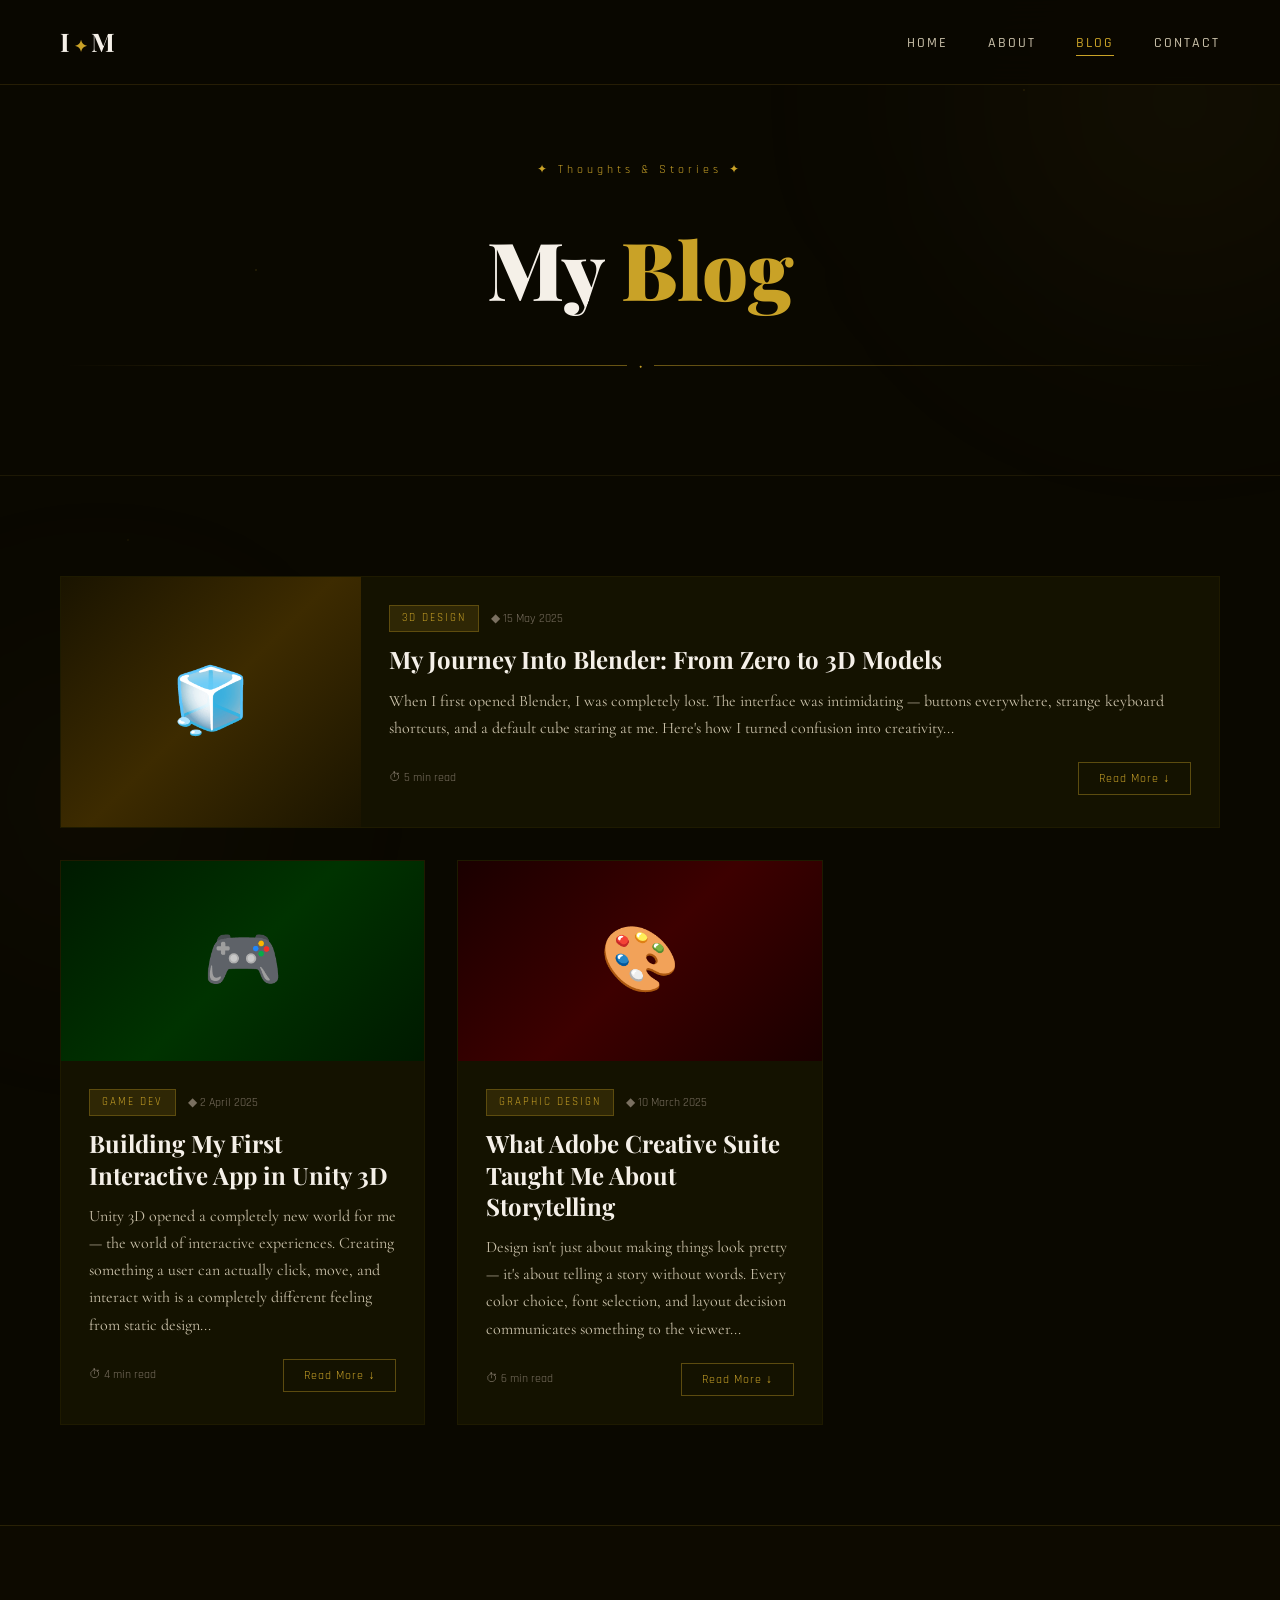
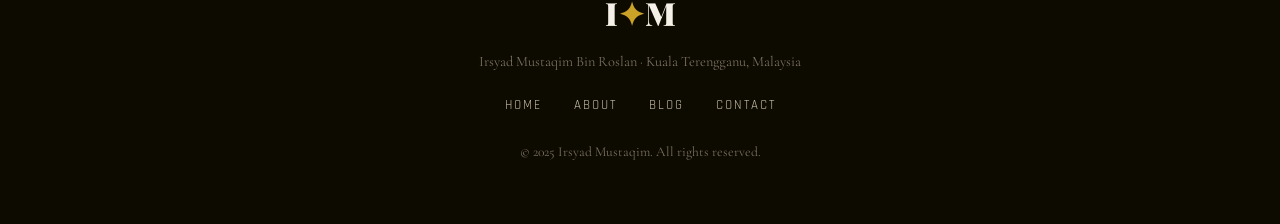
<file: blog.html>
<!DOCTYPE html>
<html lang="en">
<head>
  <meta charset="UTF-8" />
  <meta name="viewport" content="width=device-width, initial-scale=1.0"/>
  <title>Blog | Irsyad Mustaqim</title>
  <link href="https://fonts.googleapis.com/css2?family=Playfair+Display:ital,wght@0,400;0,700;0,900;1,400&family=Cormorant+Garamond:wght@300;400;500&family=Rajdhani:wght@300;400;500;600;700&display=swap" rel="stylesheet">
  <link rel="stylesheet" href="style.css">
</head>
<body>

  <div class="bg-particles" id="particles"></div>
  <div class="gold-gradient-orb orb1"></div>
  <div class="gold-gradient-orb orb2"></div>

  <nav class="navbar">
    <div class="nav-logo">
      <span class="logo-letter">I</span><span class="logo-dot">✦</span><span class="logo-letter">M</span>
    </div>
    <ul class="nav-links">
      <li><a href="index.html" class="nav-link">Home</a></li>
      <li><a href="about.html" class="nav-link">About</a></li>
      <li><a href="blog.html" class="nav-link active">Blog</a></li>
      <li><a href="contact.html" class="nav-link">Contact</a></li>
    </ul>
    <div class="hamburger" id="hamburger">
      <span></span><span></span><span></span>
    </div>
  </nav>

  <section class="page-hero">
    <p class="hero-eyebrow">✦ Thoughts & Stories ✦</p>
    <h1 class="page-title">My <span class="gold-text">Blog</span></h1>
    <div class="hero-divider"><span></span><span class="diamond">◆</span><span></span></div>
  </section>

  <!-- BLOG POSTS -->
  <section class="blog-section">
    <div class="blog-grid">

      <!-- Post 1 - Featured -->
      <article class="blog-card featured-post">
        <div class="blog-card-img" style="background: linear-gradient(135deg, #1a1400 0%, #3d2b00 50%, #1a1400 100%);">
          <div class="blog-card-emoji">🧊</div>
        </div>
        <div class="blog-card-body">
          <div class="blog-meta">
            <span class="blog-tag">3D Design</span>
            <span class="blog-date">◆ 15 May 2025</span>
          </div>
          <h2 class="blog-title">My Journey Into Blender: From Zero to 3D Models</h2>
          <p class="blog-excerpt">When I first opened Blender, I was completely lost. The interface was intimidating — buttons everywhere, strange keyboard shortcuts, and a default cube staring at me. Here's how I turned confusion into creativity...</p>
          <div class="blog-footer">
            <span class="read-time">⏱ 5 min read</span>
            <button class="read-more-btn" onclick="togglePost('post1')">Read More ↓</button>
          </div>
          <div class="blog-full" id="post1" style="display:none">
            <p>Starting with Blender felt overwhelming, but I quickly learned that every expert was once a beginner. My first project was a simple coffee cup — basic geometry, but it taught me the fundamentals of mesh editing, materials, and lighting.</p>
            <p>I spent hours on YouTube tutorials and UniSZA lab sessions, slowly understanding how to manipulate vertices, edges, and faces. The "G" key to grab, "R" to rotate, "S" to scale — these shortcuts became second nature.</p>
            <p>My biggest breakthrough came when I rendered my first 3D scene with realistic lighting. That moment of seeing a flat mesh transform into something that looked three-dimensional and real — it was addictive. Now I use Blender for every academic project that requires visual representation.</p>
            <p><strong class="gold-text">Tips for Blender beginners:</strong> Start with the donut tutorial by Blender Guru, practice shortcuts daily, and don't be afraid to make mistakes — that's how you learn.</p>
          </div>
        </div>
      </article>

      <!-- Post 2 -->
      <article class="blog-card">
        <div class="blog-card-img" style="background: linear-gradient(135deg, #001a00 0%, #003300 50%, #001a00 100%);">
          <div class="blog-card-emoji">🎮</div>
        </div>
        <div class="blog-card-body">
          <div class="blog-meta">
            <span class="blog-tag">Game Dev</span>
            <span class="blog-date">◆ 2 April 2025</span>
          </div>
          <h2 class="blog-title">Building My First Interactive App in Unity 3D</h2>
          <p class="blog-excerpt">Unity 3D opened a completely new world for me — the world of interactive experiences. Creating something a user can actually click, move, and interact with is a completely different feeling from static design...</p>
          <div class="blog-footer">
            <span class="read-time">⏱ 4 min read</span>
            <button class="read-more-btn" onclick="togglePost('post2')">Read More ↓</button>
          </div>
          <div class="blog-full" id="post2" style="display:none">
            <p>My introduction to Unity 3D was through my multimedia courseware Final Year Project. The goal was to create an interactive educational application — and Unity was the perfect tool for it.</p>
            <p>I learned C# basics to write simple scripts: button interactions, scene transitions, and basic animations. The concept of GameObjects and Components was confusing at first, but once it clicked, everything made sense.</p>
            <p>The most rewarding part was seeing someone actually use my app and navigate through it. That user-first thinking changed how I approach all my projects now.</p>
            <p><strong class="gold-text">What I learned:</strong> User experience matters more than fancy features. Simple, clean interactions always win.</p>
          </div>
        </div>
      </article>

      <!-- Post 3 -->
      <article class="blog-card">
        <div class="blog-card-img" style="background: linear-gradient(135deg, #1a0000 0%, #3d0000 50%, #1a0000 100%);">
          <div class="blog-card-emoji">🎨</div>
        </div>
        <div class="blog-card-body">
          <div class="blog-meta">
            <span class="blog-tag">Graphic Design</span>
            <span class="blog-date">◆ 10 March 2025</span>
          </div>
          <h2 class="blog-title">What Adobe Creative Suite Taught Me About Storytelling</h2>
          <p class="blog-excerpt">Design isn't just about making things look pretty — it's about telling a story without words. Every color choice, font selection, and layout decision communicates something to the viewer...</p>
          <div class="blog-footer">
            <span class="read-time">⏱ 6 min read</span>
            <button class="read-more-btn" onclick="togglePost('post3')">Read More ↓</button>
          </div>
          <div class="blog-full" id="post3" style="display:none">
            <p>Working with Photoshop, Illustrator, and InDesign has fundamentally changed how I see the world around me. I now notice kerning in restaurant menus, hierarchy in billboard designs, and color psychology in brand logos.</p>
            <p>Designing posters for academic events taught me to ask: Who is the audience? What is the ONE message they must take away? How do I guide their eye through the composition?</p>
            <p>My favorite Adobe tool is Illustrator — vector graphics that scale infinitely and the pen tool that, once mastered, feels like a superpower. I've used it to create logos, infographics, and complete visual identity systems.</p>
            <p><strong class="gold-text">Design principle I live by:</strong> Less is more. Every element must earn its place in the design.</p>
          </div>
        </div>
      </article>

    </div>
  </section>

  <footer class="footer">
    <div class="footer-logo">I<span class="gold-text">✦</span>M</div>
    <p class="footer-tagline">Irsyad Mustaqim Bin Roslan · Kuala Terengganu, Malaysia</p>
    <div class="footer-links">
      <a href="index.html">Home</a>
      <a href="about.html">About</a>
      <a href="blog.html">Blog</a>
      <a href="contact.html">Contact</a>
    </div>
    <p class="footer-copy">© 2025 Irsyad Mustaqim. All rights reserved.</p>
  </footer>

  <script src="main.js"></script>
  <script>
    function togglePost(id) {
      const el = document.getElementById(id);
      const btn = el.previousElementSibling.querySelector('.read-more-btn');
      if (el.style.display === 'none') {
        el.style.display = 'block';
        btn.textContent = 'Read Less ↑';
      } else {
        el.style.display = 'none';
        btn.textContent = 'Read More ↓';
      }
    }
  </script>
</body>
</html>
</file>
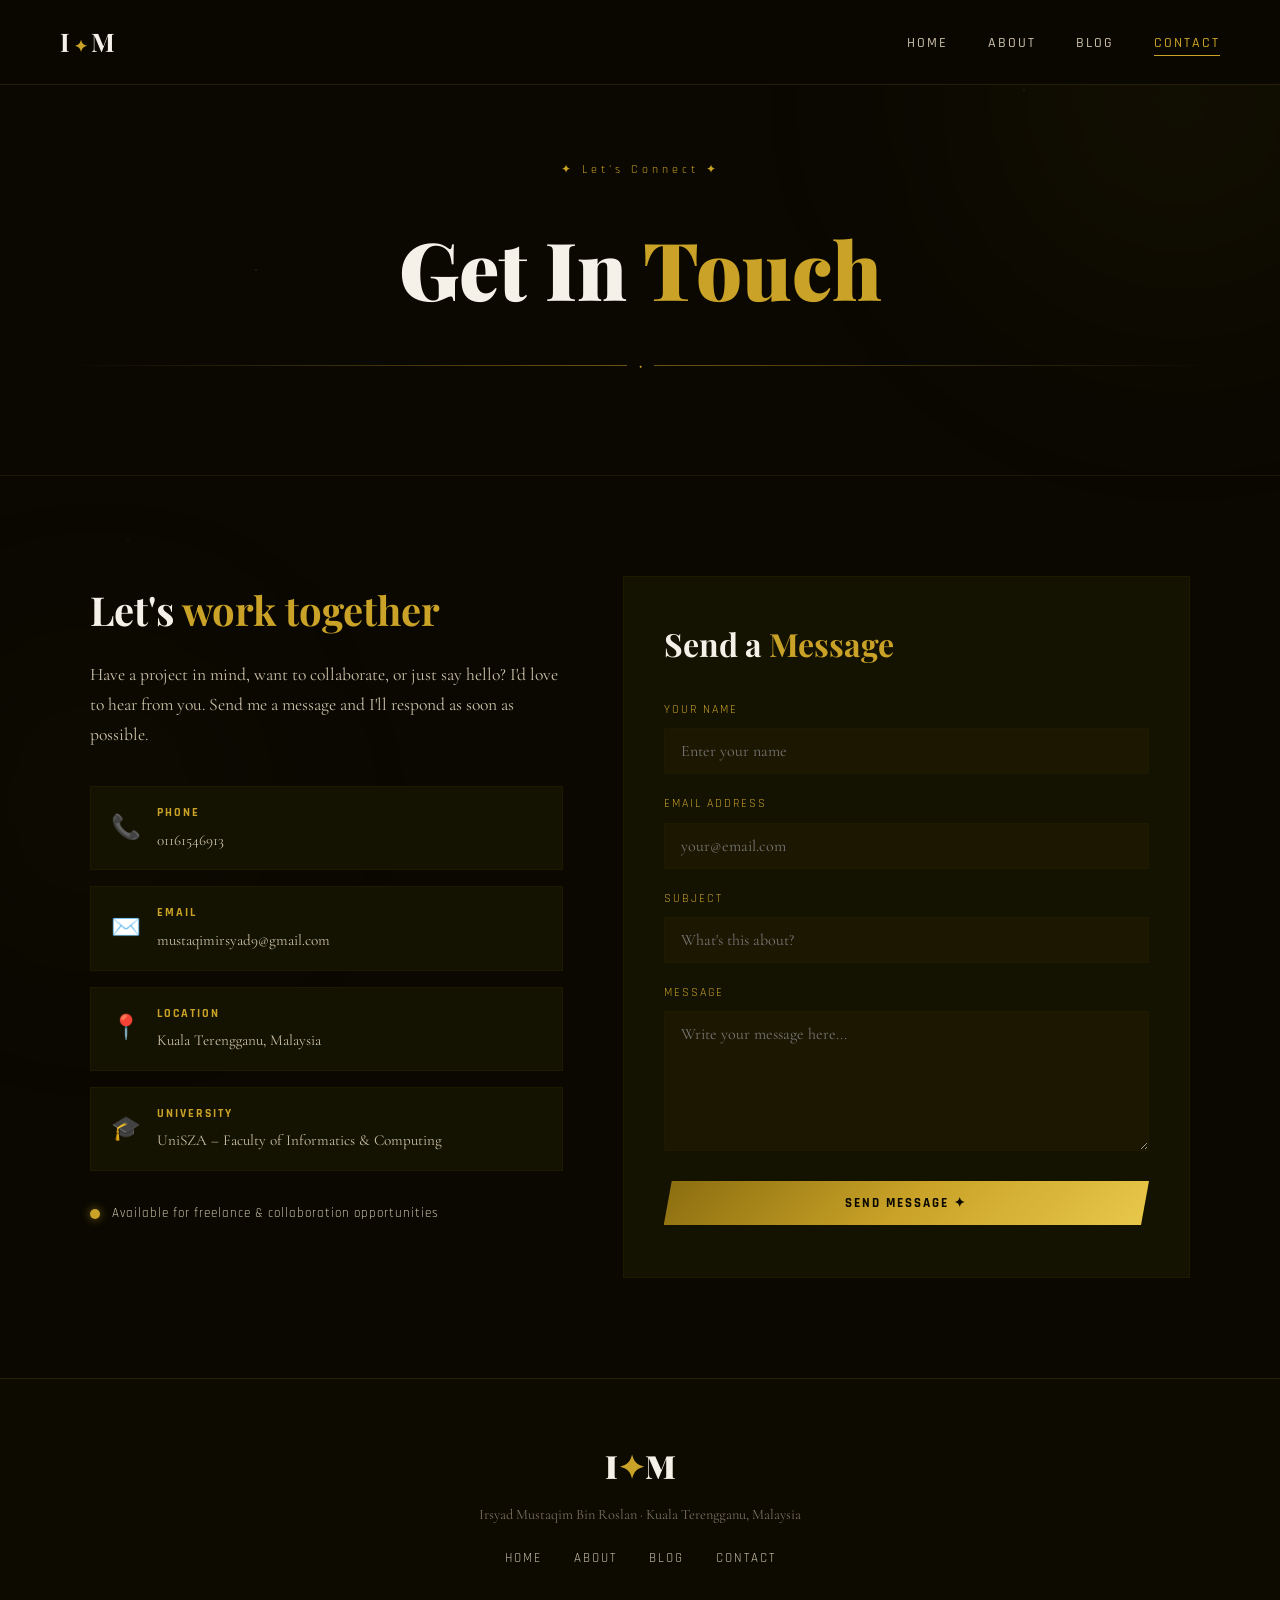
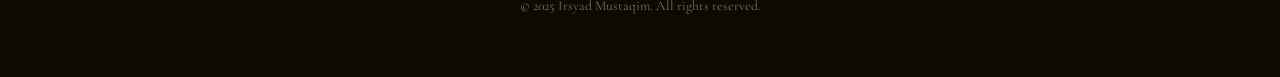
<file: contact.html>
<!DOCTYPE html>
<html lang="en">
<head>
  <meta charset="UTF-8" />
  <meta name="viewport" content="width=device-width, initial-scale=1.0"/>
  <title>Contact | Irsyad Mustaqim</title>
  <link href="https://fonts.googleapis.com/css2?family=Playfair+Display:ital,wght@0,400;0,700;0,900;1,400&family=Cormorant+Garamond:wght@300;400;500&family=Rajdhani:wght@300;400;500;600;700&display=swap" rel="stylesheet">
  <link rel="stylesheet" href="style.css">
</head>
<body>

  <div class="bg-particles" id="particles"></div>
  <div class="gold-gradient-orb orb1"></div>
  <div class="gold-gradient-orb orb2"></div>

  <nav class="navbar">
    <div class="nav-logo">
      <span class="logo-letter">I</span><span class="logo-dot">✦</span><span class="logo-letter">M</span>
    </div>
    <ul class="nav-links">
      <li><a href="index.html" class="nav-link">Home</a></li>
      <li><a href="about.html" class="nav-link">About</a></li>
      <li><a href="blog.html" class="nav-link">Blog</a></li>
      <li><a href="contact.html" class="nav-link active">Contact</a></li>
    </ul>
    <div class="hamburger" id="hamburger">
      <span></span><span></span><span></span>
    </div>
  </nav>

  <section class="page-hero">
    <p class="hero-eyebrow">✦ Let's Connect ✦</p>
    <h1 class="page-title">Get In <span class="gold-text">Touch</span></h1>
    <div class="hero-divider"><span></span><span class="diamond">◆</span><span></span></div>
  </section>

  <section class="contact-section">
    <div class="contact-grid">

      <!-- Contact Info -->
      <div class="contact-info">
        <h2>Let's <span class="gold-text">work together</span></h2>
        <p>Have a project in mind, want to collaborate, or just say hello? I'd love to hear from you. Send me a message and I'll respond as soon as possible.</p>

        <div class="contact-cards">
          <div class="contact-detail-card">
            <div class="contact-icon">📞</div>
            <div>
              <h4>Phone</h4>
              <p>01161546913</p>
            </div>
          </div>
          <div class="contact-detail-card">
            <div class="contact-icon">✉️</div>
            <div>
              <h4>Email</h4>
              <p>mustaqimirsyad9@gmail.com</p>
            </div>
          </div>
          <div class="contact-detail-card">
            <div class="contact-icon">📍</div>
            <div>
              <h4>Location</h4>
              <p>Kuala Terengganu, Malaysia</p>
            </div>
          </div>
          <div class="contact-detail-card">
            <div class="contact-icon">🎓</div>
            <div>
              <h4>University</h4>
              <p>UniSZA – Faculty of Informatics & Computing</p>
            </div>
          </div>
        </div>

        <div class="availability">
          <div class="avail-dot"></div>
          <span>Available for freelance & collaboration opportunities</span>
        </div>
      </div>

      <!-- Contact Form -->
      <div class="contact-form-wrap">
        <div class="form-inner">
          <h3>Send a <span class="gold-text">Message</span></h3>
          <div class="form-group">
            <label>Your Name</label>
            <input type="text" class="form-input" placeholder="Enter your name" id="inputName">
          </div>
          <div class="form-group">
            <label>Email Address</label>
            <input type="email" class="form-input" placeholder="your@email.com" id="inputEmail">
          </div>
          <div class="form-group">
            <label>Subject</label>
            <input type="text" class="form-input" placeholder="What's this about?" id="inputSubject">
          </div>
          <div class="form-group">
            <label>Message</label>
            <textarea class="form-input form-textarea" placeholder="Write your message here..." id="inputMessage"></textarea>
          </div>
          <button class="btn-gold full-width" onclick="handleSend()">Send Message ✦</button>
          <p class="form-note" id="formMsg"></p>
        </div>
      </div>

    </div>
  </section>

  <footer class="footer">
    <div class="footer-logo">I<span class="gold-text">✦</span>M</div>
    <p class="footer-tagline">Irsyad Mustaqim Bin Roslan · Kuala Terengganu, Malaysia</p>
    <div class="footer-links">
      <a href="index.html">Home</a>
      <a href="about.html">About</a>
      <a href="blog.html">Blog</a>
      <a href="contact.html">Contact</a>
    </div>
    <p class="footer-copy">© 2025 Irsyad Mustaqim. All rights reserved.</p>
  </footer>

  <script src="main.js"></script>
  <script>
    function handleSend() {
      const name = document.getElementById('inputName').value;
      const email = document.getElementById('inputEmail').value;
      const msg = document.getElementById('inputMessage').value;
      const msgEl = document.getElementById('formMsg');
      if (!name || !email || !msg) {
        msgEl.style.color = '#ff6b6b';
        msgEl.textContent = '⚠ Please fill in all required fields.';
        return;
      }
      msgEl.style.color = '#c9a227';
      msgEl.textContent = '✦ Thank you, ' + name + '! Your message has been sent successfully.';
      document.getElementById('inputName').value = '';
      document.getElementById('inputEmail').value = '';
      document.getElementById('inputSubject').value = '';
      document.getElementById('inputMessage').value = '';
    }
  </script>
</body>
</html>
</file>
<file: style.css>
/* ===== CSS VARIABLES ===== */
:root {
  --black: #0a0800;
  --black-soft: #111008;
  --black-card: #141200;
  --black-border: #1e1a00;
  --gold: #c9a227;
  --gold-light: #e8c84a;
  --gold-pale: #f5e27a;
  --gold-dark: #8a6d0f;
  --gold-glow: rgba(201, 162, 39, 0.15);
  --white: #f5f0e8;
  --white-dim: #c9c0a8;
  --text-muted: #7a7060;
  --font-display: 'Playfair Display', serif;
  --font-body: 'Cormorant Garamond', serif;
  --font-ui: 'Rajdhani', sans-serif;
}

/* ===== RESET & BASE ===== */
*, *::before, *::after { box-sizing: border-box; margin: 0; padding: 0; }
html { scroll-behavior: smooth; }
body {
  background: var(--black);
  color: var(--white);
  font-family: var(--font-body);
  font-size: 18px;
  line-height: 1.7;
  overflow-x: hidden;
}

/* ===== BACKGROUND EFFECTS ===== */
.bg-particles {
  position: fixed; top: 0; left: 0; width: 100%; height: 100%;
  pointer-events: none; z-index: 0; overflow: hidden;
}
.bg-particles::before {
  content: '';
  position: absolute; top: 0; left: 0; width: 100%; height: 100%;
  background-image:
    radial-gradient(1px 1px at 20% 30%, rgba(201,162,39,0.4) 0%, transparent 100%),
    radial-gradient(1px 1px at 80% 10%, rgba(201,162,39,0.3) 0%, transparent 100%),
    radial-gradient(1px 1px at 60% 70%, rgba(201,162,39,0.2) 0%, transparent 100%),
    radial-gradient(1px 1px at 40% 90%, rgba(201,162,39,0.3) 0%, transparent 100%),
    radial-gradient(1px 1px at 10% 60%, rgba(201,162,39,0.2) 0%, transparent 100%);
  animation: twinkle 8s ease-in-out infinite alternate;
}
@keyframes twinkle { from { opacity: 0.4; } to { opacity: 1; } }

.gold-gradient-orb {
  position: fixed; border-radius: 50%;
  filter: blur(120px); pointer-events: none; z-index: 0;
}
.orb1 {
  width: 600px; height: 600px;
  background: radial-gradient(circle, rgba(201,162,39,0.08) 0%, transparent 70%);
  top: -200px; right: -200px;
  animation: orbFloat1 12s ease-in-out infinite;
}
.orb2 {
  width: 400px; height: 400px;
  background: radial-gradient(circle, rgba(201,162,39,0.06) 0%, transparent 70%);
  bottom: -100px; left: -100px;
  animation: orbFloat2 15s ease-in-out infinite;
}
@keyframes orbFloat1 { 0%,100%{transform:translate(0,0)} 50%{transform:translate(-30px,40px)} }
@keyframes orbFloat2 { 0%,100%{transform:translate(0,0)} 50%{transform:translate(40px,-30px)} }

/* ===== NAVBAR ===== */
.navbar {
  position: fixed; top: 0; left: 0; width: 100%; z-index: 100;
  display: flex; align-items: center; justify-content: space-between;
  padding: 20px 60px;
  background: rgba(10, 8, 0, 0.85);
  backdrop-filter: blur(20px);
  border-bottom: 1px solid rgba(201,162,39,0.15);
  transition: all 0.3s ease;
}
.navbar.scrolled {
  padding: 14px 60px;
  background: rgba(10, 8, 0, 0.96);
  box-shadow: 0 4px 30px rgba(201,162,39,0.08);
}
.nav-logo {
  font-family: var(--font-display);
  font-size: 1.6rem; font-weight: 700;
  color: var(--white); letter-spacing: 2px;
  cursor: pointer;
}
.logo-dot { color: var(--gold); font-size: 1rem; margin: 0 2px; }
.nav-links { display: flex; gap: 40px; list-style: none; }
.nav-link {
  font-family: var(--font-ui); font-size: 0.85rem;
  font-weight: 500; letter-spacing: 2px; text-transform: uppercase;
  color: var(--white-dim); text-decoration: none;
  position: relative; transition: color 0.3s;
}
.nav-link::after {
  content: ''; position: absolute; bottom: -4px; left: 0;
  width: 0; height: 1px; background: var(--gold);
  transition: width 0.3s ease;
}
.nav-link:hover, .nav-link.active { color: var(--gold); }
.nav-link:hover::after, .nav-link.active::after { width: 100%; }
.hamburger { display: none; flex-direction: column; gap: 5px; cursor: pointer; }
.hamburger span {
  display: block; width: 24px; height: 1px;
  background: var(--gold); transition: all 0.3s;
}

/* ===== HERO ===== */
.hero {
  min-height: 100vh;
  display: flex; align-items: center; justify-content: center;
  gap: 80px; padding: 120px 60px 80px;
  position: relative; z-index: 1;
}
.hero-content { flex: 1; max-width: 600px; }
.hero-eyebrow {
  font-family: var(--font-ui); font-size: 0.75rem;
  letter-spacing: 4px; color: var(--gold); margin-bottom: 20px;
  animation: fadeUp 0.8s ease both;
}
.hero-title {
  font-family: var(--font-display);
  font-size: clamp(3rem, 6vw, 5.5rem);
  font-weight: 900; line-height: 1.0;
  margin-bottom: 24px;
}
.hero-title .line1 { display: block; animation: fadeUp 0.9s 0.1s ease both; }
.hero-title .line2 { display: block; animation: fadeUp 0.9s 0.2s ease both; }
.hero-title .line3 { display: block; animation: fadeUp 0.9s 0.3s ease both; }
.gold-text { color: var(--gold); }
.hero-divider {
  display: flex; align-items: center; gap: 12px;
  margin: 20px 0; animation: fadeUp 0.9s 0.4s ease both;
}
.hero-divider span:first-child, .hero-divider span:last-child {
  flex: 1; height: 1px; background: linear-gradient(to right, transparent, rgba(201,162,39,0.5));
}
.hero-divider span:last-child { background: linear-gradient(to left, transparent, rgba(201,162,39,0.5)); }
.diamond { color: var(--gold); font-size: 0.7rem; }
.hero-subtitle {
  font-family: var(--font-ui); font-size: 0.85rem;
  letter-spacing: 3px; color: var(--white-dim); text-transform: uppercase;
  margin-bottom: 20px; animation: fadeUp 0.9s 0.5s ease both;
}
.hero-desc {
  color: var(--white-dim); font-size: 1.1rem;
  margin-bottom: 40px; animation: fadeUp 0.9s 0.6s ease both;
}
.hero-cta {
  display: flex; gap: 20px; flex-wrap: wrap;
  animation: fadeUp 0.9s 0.7s ease both;
}

/* ===== BUTTONS ===== */
.btn-gold {
  display: inline-block;
  padding: 14px 36px;
  background: linear-gradient(135deg, var(--gold-dark), var(--gold), var(--gold-light));
  color: var(--black); font-family: var(--font-ui);
  font-weight: 700; font-size: 0.8rem; letter-spacing: 2px;
  text-transform: uppercase; text-decoration: none;
  border: none; cursor: pointer;
  clip-path: polygon(8px 0%, 100% 0%, calc(100% - 8px) 100%, 0% 100%);
  transition: all 0.3s ease;
  box-shadow: 0 4px 20px rgba(201,162,39,0.3);
}
.btn-gold:hover {
  background: linear-gradient(135deg, var(--gold), var(--gold-pale), var(--gold));
  box-shadow: 0 6px 30px rgba(201,162,39,0.5);
  transform: translateY(-2px);
}
.btn-gold.full-width { width: 100%; text-align: center; }
.btn-outline {
  display: inline-block;
  padding: 13px 36px;
  background: transparent;
  border: 1px solid rgba(201,162,39,0.5);
  color: var(--gold); font-family: var(--font-ui);
  font-weight: 600; font-size: 0.8rem; letter-spacing: 2px;
  text-transform: uppercase; text-decoration: none;
  transition: all 0.3s ease;
  clip-path: polygon(8px 0%, 100% 0%, calc(100% - 8px) 100%, 0% 100%);
}
.btn-outline:hover {
  background: var(--gold-glow);
  border-color: var(--gold);
  box-shadow: 0 4px 20px rgba(201,162,39,0.2);
  transform: translateY(-2px);
}

/* ===== HERO VISUAL ===== */
.hero-visual {
  flex-shrink: 0;
  animation: fadeUp 1s 0.3s ease both;
}
.hex-frame {
  position: relative; width: 300px; height: 300px;
  display: flex; align-items: center; justify-content: center;
}
.hex-inner {
  width: 220px; height: 220px; border-radius: 50%;
  overflow: hidden; border: 2px solid rgba(201,162,39,0.5);
  box-shadow: 0 0 60px rgba(201,162,39,0.2);
  position: relative; z-index: 2;
}
.hero-img { width: 100%; height: 100%; object-fit: cover; }
.img-placeholder {
  width: 100%; height: 100%;
  display: none; align-items: center; justify-content: center;
  background: linear-gradient(135deg, #1a1400, #2d2400);
  font-family: var(--font-display);
  font-size: 3rem; color: var(--gold); font-weight: 900;
}
.img-placeholder.large { font-size: 4rem; }
.hex-ring {
  position: absolute; border-radius: 50%;
  border: 1px solid rgba(201,162,39,0.2);
  animation: ringPulse 3s ease-in-out infinite;
}
.ring1 { width: 260px; height: 260px; animation-delay: 0s; }
.ring2 { width: 300px; height: 300px; animation-delay: 1s; }
@keyframes ringPulse {
  0%,100% { opacity: 0.2; transform: scale(1); }
  50% { opacity: 0.6; transform: scale(1.02); }
}
.hex-badge {
  position: absolute; bottom: 10px; left: 50%; transform: translateX(-50%);
  background: rgba(10,8,0,0.9); border: 1px solid rgba(201,162,39,0.4);
  padding: 6px 16px; font-family: var(--font-ui);
  font-size: 0.7rem; letter-spacing: 2px; color: var(--gold);
  display: flex; gap: 8px; align-items: center; z-index: 3;
  white-space: nowrap;
}
.badge-dot { font-size: 0.5rem; }

/* ===== TICKER ===== */
.ticker-wrap {
  overflow: hidden; border-top: 1px solid rgba(201,162,39,0.15);
  border-bottom: 1px solid rgba(201,162,39,0.15);
  padding: 14px 0; background: rgba(201,162,39,0.03);
  position: relative; z-index: 1;
}
.ticker {
  display: flex; gap: 40px; white-space: nowrap;
  animation: tickerMove 20s linear infinite;
  font-family: var(--font-ui); font-size: 0.8rem;
  letter-spacing: 2px; color: var(--white-dim); text-transform: uppercase;
}
.tick-sep { color: var(--gold); }
@keyframes tickerMove { from { transform: translateX(0); } to { transform: translateX(-50%); } }

/* ===== SECTIONS ===== */
.section-featured, .timeline-section, .projects-section, .blog-section, .about-section, .contact-section {
  padding: 100px 60px; position: relative; z-index: 1;
}
.section-header { text-align: center; margin-bottom: 60px; }
.section-label {
  font-family: var(--font-ui); font-size: 0.75rem;
  letter-spacing: 4px; color: var(--gold); text-transform: uppercase; margin-bottom: 12px;
}
.section-title {
  font-family: var(--font-display);
  font-size: clamp(2rem, 4vw, 3.5rem);
  font-weight: 700;
}

/* ===== CARDS ===== */
.cards-grid {
  display: grid; grid-template-columns: repeat(auto-fit, minmax(250px, 1fr));
  gap: 24px; max-width: 1200px; margin: 0 auto;
}
.card {
  background: var(--black-card);
  border: 1px solid var(--black-border);
  padding: 40px 30px;
  transition: all 0.3s ease;
  position: relative; overflow: hidden;
}
.card::before {
  content: ''; position: absolute; top: 0; left: 0;
  width: 100%; height: 2px;
  background: linear-gradient(to right, transparent, var(--gold-dark), transparent);
  opacity: 0; transition: opacity 0.3s;
}
.card:hover { border-color: rgba(201,162,39,0.3); transform: translateY(-4px); }
.card:hover::before { opacity: 1; }
.card.card-featured {
  border-color: rgba(201,162,39,0.3);
  background: linear-gradient(135deg, var(--black-card), rgba(201,162,39,0.05));
}
.card.card-featured::before { opacity: 1; }
.card-icon { font-size: 2rem; margin-bottom: 20px; }
.card h3 {
  font-family: var(--font-display); font-size: 1.3rem;
  margin-bottom: 12px; color: var(--white);
}
.card p { color: var(--white-dim); font-size: 1rem; }
.card-line {
  height: 1px; background: rgba(201,162,39,0.2);
  margin-top: 24px;
}

/* ===== QUOTE ===== */
.quote-section {
  padding: 80px 60px;
  background: linear-gradient(135deg, rgba(201,162,39,0.05) 0%, transparent 50%, rgba(201,162,39,0.03) 100%);
  border-top: 1px solid rgba(201,162,39,0.1);
  border-bottom: 1px solid rgba(201,162,39,0.1);
  position: relative; z-index: 1;
}
.quote-inner {
  max-width: 700px; margin: 0 auto; text-align: center;
}
.quote-mark {
  font-family: var(--font-display); font-size: 6rem;
  color: var(--gold); line-height: 0.5;
  display: block; margin-bottom: 20px;
}
.quote-inner p {
  font-family: var(--font-display); font-size: 1.8rem;
  font-style: italic; color: var(--white); font-weight: 400;
  line-height: 1.5;
}
.quote-author {
  font-family: var(--font-ui); font-size: 0.8rem;
  letter-spacing: 3px; color: var(--gold); margin-top: 20px;
  text-transform: uppercase;
}

/* ===== PAGE HERO ===== */
.page-hero {
  padding: 160px 60px 80px;
  text-align: center; position: relative; z-index: 1;
  border-bottom: 1px solid rgba(201,162,39,0.1);
}
.page-title {
  font-family: var(--font-display);
  font-size: clamp(3rem, 7vw, 5rem);
  font-weight: 900;
}

/* ===== ABOUT PAGE ===== */
.about-grid {
  display: grid; grid-template-columns: 1fr 1.4fr;
  gap: 60px; max-width: 1200px; margin: 0 auto; align-items: start;
}
.about-img-frame {
  position: relative; padding: 20px;
}
.about-img {
  width: 100%; aspect-ratio: 3/4; object-fit: cover;
  border: 1px solid rgba(201,162,39,0.3);
}
.img-decoration {
  position: absolute; width: 40px; height: 40px;
  border-color: var(--gold); border-style: solid;
}
.img-decoration.top-left { top: 0; left: 0; border-width: 2px 0 0 2px; }
.img-decoration.bottom-right { bottom: 0; right: 0; border-width: 0 2px 2px 0; }
.about-info-card {
  background: var(--black-card); border: 1px solid var(--black-border);
  padding: 24px; margin-top: 20px;
}
.info-row {
  display: flex; justify-content: space-between;
  padding: 10px 0; border-bottom: 1px solid var(--black-border);
  font-size: 0.95rem; color: var(--white-dim);
}
.info-row:last-child { border-bottom: none; }
.info-label { color: var(--gold); font-family: var(--font-ui); font-size: 0.85rem; letter-spacing: 1px; }
.about-text-col h2 {
  font-family: var(--font-display); font-size: 2.8rem;
  margin-bottom: 16px;
}
.about-lead {
  font-size: 1.2rem; color: var(--white); margin-bottom: 20px;
  border-left: 3px solid var(--gold); padding-left: 16px;
}
.about-text-col p { color: var(--white-dim); margin-bottom: 16px; }
.skills-heading {
  font-family: var(--font-display); font-size: 1.8rem;
  margin: 36px 0 20px;
}
.skill-item { margin-bottom: 20px; }
.skill-label {
  display: flex; justify-content: space-between;
  font-family: var(--font-ui); font-size: 0.85rem; letter-spacing: 1px;
  color: var(--white-dim); margin-bottom: 8px;
}
.skill-pct { color: var(--gold); }
.skill-bar {
  height: 3px; background: rgba(201,162,39,0.1);
  position: relative; overflow: hidden;
}
.skill-fill {
  height: 100%; width: var(--w);
  background: linear-gradient(to right, var(--gold-dark), var(--gold));
  transition: width 1.5s ease;
}

/* ===== TIMELINE ===== */
.timeline {
  position: relative; max-width: 900px; margin: 0 auto;
  padding: 20px 0;
}
.timeline::before {
  content: ''; position: absolute; left: 50%; top: 0; bottom: 0;
  width: 1px; background: rgba(201,162,39,0.2); transform: translateX(-50%);
}
.timeline-item {
  display: flex; width: 50%; padding: 0 50px 40px;
  position: relative;
}
.timeline-item.right { margin-left: 50%; }
.timeline-dot {
  position: absolute; top: 8px;
  width: 12px; height: 12px; border-radius: 50%;
  background: var(--gold);
  box-shadow: 0 0 12px rgba(201,162,39,0.5);
}
.timeline-item.left .timeline-dot { right: -6px; }
.timeline-item.right .timeline-dot { left: -6px; }
.timeline-card {
  background: var(--black-card); border: 1px solid var(--black-border);
  padding: 20px 24px; width: 100%;
  transition: border-color 0.3s;
}
.timeline-card:hover { border-color: rgba(201,162,39,0.3); }
.timeline-date {
  font-family: var(--font-ui); font-size: 0.75rem;
  letter-spacing: 2px; color: var(--gold); display: block; margin-bottom: 8px;
}
.timeline-card h4 {
  font-family: var(--font-display); font-size: 1.1rem; margin-bottom: 6px;
}
.timeline-card p { font-size: 0.95rem; color: var(--white-dim); }

/* ===== PROJECTS ===== */
.projects-grid {
  display: grid; grid-template-columns: repeat(auto-fit, minmax(280px, 1fr));
  gap: 24px; max-width: 1100px; margin: 0 auto;
}
.project-card {
  background: var(--black-card); border: 1px solid var(--black-border);
  padding: 32px; transition: all 0.3s;
}
.project-card:hover { border-color: rgba(201,162,39,0.4); transform: translateY(-4px); }
.project-icon { font-size: 2rem; margin-bottom: 16px; }
.project-card h4 { font-family: var(--font-display); font-size: 1.2rem; margin-bottom: 8px; }
.project-date { font-family: var(--font-ui); font-size: 0.75rem; color: var(--gold); letter-spacing: 1px; margin-bottom: 10px; }
.project-card p { color: var(--white-dim); font-size: 0.95rem; margin-bottom: 16px; }
.project-tags { display: flex; gap: 8px; flex-wrap: wrap; }
.project-tags span {
  padding: 4px 12px; border: 1px solid rgba(201,162,39,0.3);
  font-family: var(--font-ui); font-size: 0.7rem;
  letter-spacing: 1px; color: var(--gold); text-transform: uppercase;
}

/* ===== BLOG PAGE ===== */
.blog-grid {
  display: grid; grid-template-columns: repeat(auto-fit, minmax(320px, 1fr));
  gap: 32px; max-width: 1200px; margin: 0 auto;
}
.blog-card {
  background: var(--black-card); border: 1px solid var(--black-border);
  transition: all 0.3s; overflow: hidden;
}
.blog-card:hover { border-color: rgba(201,162,39,0.3); transform: translateY(-4px); }
.blog-card.featured-post { grid-column: 1 / -1; display: grid; grid-template-columns: 300px 1fr; }
.blog-card-img {
  height: 200px; display: flex; align-items: center; justify-content: center;
  position: relative;
}
.blog-card.featured-post .blog-card-img { height: auto; min-height: 250px; }
.blog-card-emoji { font-size: 4rem; }
.blog-card-body { padding: 28px; }
.blog-meta { display: flex; align-items: center; gap: 12px; margin-bottom: 12px; }
.blog-tag {
  background: rgba(201,162,39,0.15); border: 1px solid rgba(201,162,39,0.3);
  padding: 3px 12px; font-family: var(--font-ui); font-size: 0.7rem;
  letter-spacing: 2px; color: var(--gold); text-transform: uppercase;
}
.blog-date { font-family: var(--font-ui); font-size: 0.75rem; color: var(--text-muted); }
.blog-title { font-family: var(--font-display); font-size: 1.5rem; margin-bottom: 12px; line-height: 1.3; }
.blog-excerpt { color: var(--white-dim); font-size: 1rem; margin-bottom: 20px; }
.blog-footer { display: flex; align-items: center; justify-content: space-between; }
.read-time { font-family: var(--font-ui); font-size: 0.75rem; color: var(--text-muted); }
.read-more-btn {
  background: none; border: 1px solid rgba(201,162,39,0.4);
  color: var(--gold); padding: 8px 20px;
  font-family: var(--font-ui); font-size: 0.75rem;
  letter-spacing: 1px; cursor: pointer; transition: all 0.3s;
}
.read-more-btn:hover { background: var(--gold-glow); border-color: var(--gold); }
.blog-full {
  margin-top: 20px; padding-top: 20px;
  border-top: 1px solid rgba(201,162,39,0.15);
  color: var(--white-dim); font-size: 1rem;
}
.blog-full p { margin-bottom: 14px; }

/* ===== CONTACT PAGE ===== */
.contact-grid {
  display: grid; grid-template-columns: 1fr 1.2fr;
  gap: 60px; max-width: 1100px; margin: 0 auto; align-items: start;
}
.contact-info h2 { font-family: var(--font-display); font-size: 2.5rem; margin-bottom: 16px; }
.contact-info > p { color: var(--white-dim); margin-bottom: 36px; font-size: 1.1rem; }
.contact-cards { display: flex; flex-direction: column; gap: 16px; margin-bottom: 32px; }
.contact-detail-card {
  display: flex; gap: 16px; align-items: center;
  background: var(--black-card); border: 1px solid var(--black-border);
  padding: 16px 20px; transition: border-color 0.3s;
}
.contact-detail-card:hover { border-color: rgba(201,162,39,0.3); }
.contact-icon { font-size: 1.5rem; }
.contact-detail-card h4 { font-family: var(--font-ui); font-size: 0.75rem; letter-spacing: 2px; color: var(--gold); text-transform: uppercase; margin-bottom: 4px; }
.contact-detail-card p { color: var(--white-dim); font-size: 0.95rem; }
.availability { display: flex; align-items: center; gap: 12px; }
.avail-dot {
  width: 10px; height: 10px; border-radius: 50%;
  background: var(--gold);
  box-shadow: 0 0 10px rgba(201,162,39,0.6);
  animation: pulse 2s infinite;
}
@keyframes pulse { 0%,100%{box-shadow:0 0 6px rgba(201,162,39,0.4)} 50%{box-shadow:0 0 14px rgba(201,162,39,0.8)} }
.availability span { font-family: var(--font-ui); font-size: 0.8rem; letter-spacing: 1px; color: var(--white-dim); }
.contact-form-wrap { background: var(--black-card); border: 1px solid var(--black-border); padding: 40px; }
.form-inner h3 { font-family: var(--font-display); font-size: 2rem; margin-bottom: 28px; }
.form-group { margin-bottom: 20px; }
.form-group label { display: block; font-family: var(--font-ui); font-size: 0.75rem; letter-spacing: 2px; color: var(--gold); text-transform: uppercase; margin-bottom: 8px; }
.form-input {
  width: 100%; background: rgba(201,162,39,0.04); border: 1px solid var(--black-border);
  padding: 12px 16px; color: var(--white);
  font-family: var(--font-body); font-size: 1rem;
  outline: none; transition: border-color 0.3s;
}
.form-input:focus { border-color: rgba(201,162,39,0.5); background: rgba(201,162,39,0.06); }
.form-textarea { resize: vertical; min-height: 140px; }
.form-note { margin-top: 12px; font-family: var(--font-ui); font-size: 0.85rem; }

/* ===== FOOTER ===== */
.footer {
  text-align: center; padding: 60px;
  border-top: 1px solid rgba(201,162,39,0.15);
  background: rgba(201,162,39,0.02);
  position: relative; z-index: 1;
}
.footer-logo {
  font-family: var(--font-display); font-size: 2rem;
  font-weight: 900; margin-bottom: 10px;
}
.footer-tagline { color: var(--text-muted); font-size: 0.9rem; margin-bottom: 20px; }
.footer-links { display: flex; justify-content: center; gap: 32px; margin-bottom: 24px; }
.footer-links a {
  font-family: var(--font-ui); font-size: 0.8rem;
  letter-spacing: 2px; color: var(--white-dim); text-decoration: none;
  text-transform: uppercase; transition: color 0.3s;
}
.footer-links a:hover { color: var(--gold); }
.footer-copy { color: var(--text-muted); font-size: 0.85rem; }

/* ===== ANIMATIONS ===== */
@keyframes fadeUp {
  from { opacity: 0; transform: translateY(20px); }
  to { opacity: 1; transform: translateY(0); }
}

/* ===== RESPONSIVE ===== */
@media (max-width: 900px) {
  .navbar { padding: 18px 30px; }
  .nav-links { display: none; flex-direction: column; gap: 20px;
    position: absolute; top: 100%; left: 0; width: 100%;
    background: rgba(10,8,0,0.98); padding: 30px;
    border-bottom: 1px solid rgba(201,162,39,0.15); }
  .nav-links.open { display: flex; }
  .hamburger { display: flex; }
  .hero { flex-direction: column; text-align: center; padding: 120px 30px 60px; gap: 40px; }
  .hero-visual { order: -1; }
  .hero-cta { justify-content: center; }
  .about-grid, .contact-grid { grid-template-columns: 1fr; }
  .blog-card.featured-post { grid-template-columns: 1fr; }
  .timeline::before { left: 20px; }
  .timeline-item { width: 100%; padding-left: 50px; margin-left: 0 !important; }
  .timeline-item .timeline-dot { left: 14px !important; right: auto !important; }
  .section-featured, .timeline-section, .projects-section, .blog-section, .about-section, .contact-section { padding: 60px 30px; }
  .page-hero { padding: 130px 30px 60px; }
  .footer { padding: 40px 30px; }
}
</file>
